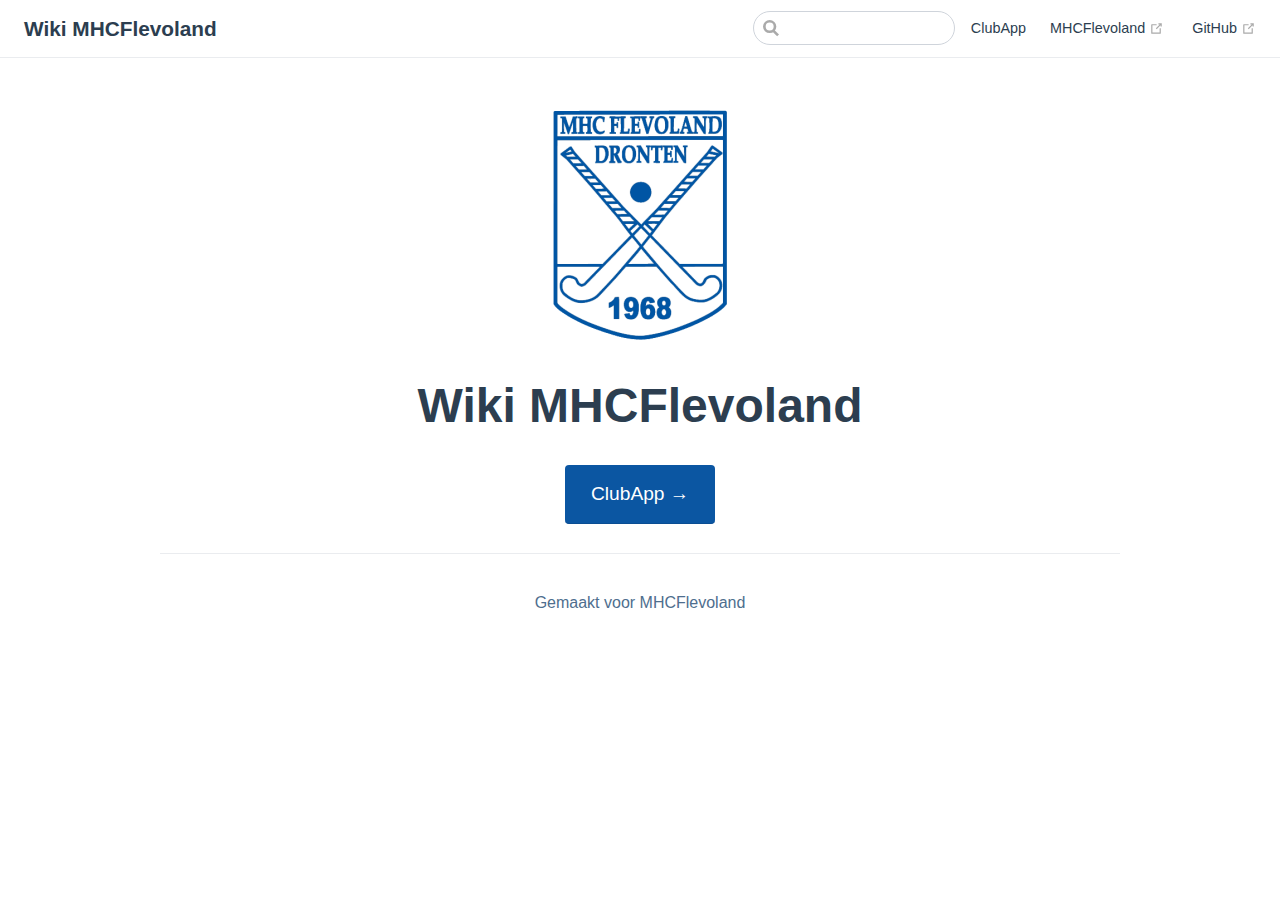
<file: index.html>
<!DOCTYPE html>
<html lang="en-US">
  <head>
    <meta charset="utf-8">
    <meta name="viewport" content="width=device-width,initial-scale=1">
    <title>Wiki MHCFlevoland</title>
    <meta name="generator" content="VuePress 1.9.7">
    
    <meta name="description" content="">
    <meta name="theme-color" content="#3eaf7c">
    <meta name="apple-mobile-web-app-capable" content="yes">
    <meta name="apple-mobile-web-app-status-bar-style" content="black">
    
    <link rel="preload" href="/assets/css/0.styles.59889b62.css" as="style"><link rel="preload" href="/assets/js/app.aa3b8a2b.js" as="script"><link rel="preload" href="/assets/js/2.2defd20b.js" as="script"><link rel="preload" href="/assets/js/14.cead6840.js" as="script"><link rel="prefetch" href="/assets/js/10.96881f01.js"><link rel="prefetch" href="/assets/js/11.f4e6d180.js"><link rel="prefetch" href="/assets/js/12.29a9b0d1.js"><link rel="prefetch" href="/assets/js/13.47fadc17.js"><link rel="prefetch" href="/assets/js/3.7d3400a8.js"><link rel="prefetch" href="/assets/js/4.dae408e6.js"><link rel="prefetch" href="/assets/js/5.dbed5e71.js"><link rel="prefetch" href="/assets/js/6.f2a96706.js"><link rel="prefetch" href="/assets/js/7.28d5a098.js"><link rel="prefetch" href="/assets/js/8.31ff967d.js"><link rel="prefetch" href="/assets/js/9.c89ebd3d.js">
    <link rel="stylesheet" href="/assets/css/0.styles.59889b62.css">
  </head>
  <body>
    <div id="app" data-server-rendered="true"><div class="theme-container no-sidebar"><header class="navbar"><div class="sidebar-button"><svg xmlns="http://www.w3.org/2000/svg" aria-hidden="true" role="img" viewBox="0 0 448 512" class="icon"><path fill="currentColor" d="M436 124H12c-6.627 0-12-5.373-12-12V80c0-6.627 5.373-12 12-12h424c6.627 0 12 5.373 12 12v32c0 6.627-5.373 12-12 12zm0 160H12c-6.627 0-12-5.373-12-12v-32c0-6.627 5.373-12 12-12h424c6.627 0 12 5.373 12 12v32c0 6.627-5.373 12-12 12zm0 160H12c-6.627 0-12-5.373-12-12v-32c0-6.627 5.373-12 12-12h424c6.627 0 12 5.373 12 12v32c0 6.627-5.373 12-12 12z"></path></svg></div> <a href="/" aria-current="page" class="home-link router-link-exact-active router-link-active"><!----> <span class="site-name">Wiki MHCFlevoland</span></a> <div class="links"><div class="search-box"><input aria-label="Search" autocomplete="off" spellcheck="false" value=""> <!----></div> <nav class="nav-links can-hide"><div class="nav-item"><a href="/clubapp/" class="nav-link">
  ClubApp
</a></div><div class="nav-item"><a href="https://MHCFlevoland.nl/" target="_blank" rel="noopener noreferrer" class="nav-link external">
  MHCFlevoland
  <span><svg xmlns="http://www.w3.org/2000/svg" aria-hidden="true" focusable="false" x="0px" y="0px" viewBox="0 0 100 100" width="15" height="15" class="icon outbound"><path fill="currentColor" d="M18.8,85.1h56l0,0c2.2,0,4-1.8,4-4v-32h-8v28h-48v-48h28v-8h-32l0,0c-2.2,0-4,1.8-4,4v56C14.8,83.3,16.6,85.1,18.8,85.1z"></path> <polygon fill="currentColor" points="45.7,48.7 51.3,54.3 77.2,28.5 77.2,37.2 85.2,37.2 85.2,14.9 62.8,14.9 62.8,22.9 71.5,22.9"></polygon></svg> <span class="sr-only">(opens new window)</span></span></a></div> <a href="https://github.com/MHCFlevoland/wiki" target="_blank" rel="noopener noreferrer" class="repo-link">
    GitHub
    <span><svg xmlns="http://www.w3.org/2000/svg" aria-hidden="true" focusable="false" x="0px" y="0px" viewBox="0 0 100 100" width="15" height="15" class="icon outbound"><path fill="currentColor" d="M18.8,85.1h56l0,0c2.2,0,4-1.8,4-4v-32h-8v28h-48v-48h28v-8h-32l0,0c-2.2,0-4,1.8-4,4v56C14.8,83.3,16.6,85.1,18.8,85.1z"></path> <polygon fill="currentColor" points="45.7,48.7 51.3,54.3 77.2,28.5 77.2,37.2 85.2,37.2 85.2,14.9 62.8,14.9 62.8,22.9 71.5,22.9"></polygon></svg> <span class="sr-only">(opens new window)</span></span></a></nav></div></header> <div class="sidebar-mask"></div> <aside class="sidebar"><nav class="nav-links"><div class="nav-item"><a href="/clubapp/" class="nav-link">
  ClubApp
</a></div><div class="nav-item"><a href="https://MHCFlevoland.nl/" target="_blank" rel="noopener noreferrer" class="nav-link external">
  MHCFlevoland
  <span><svg xmlns="http://www.w3.org/2000/svg" aria-hidden="true" focusable="false" x="0px" y="0px" viewBox="0 0 100 100" width="15" height="15" class="icon outbound"><path fill="currentColor" d="M18.8,85.1h56l0,0c2.2,0,4-1.8,4-4v-32h-8v28h-48v-48h28v-8h-32l0,0c-2.2,0-4,1.8-4,4v56C14.8,83.3,16.6,85.1,18.8,85.1z"></path> <polygon fill="currentColor" points="45.7,48.7 51.3,54.3 77.2,28.5 77.2,37.2 85.2,37.2 85.2,14.9 62.8,14.9 62.8,22.9 71.5,22.9"></polygon></svg> <span class="sr-only">(opens new window)</span></span></a></div> <a href="https://github.com/MHCFlevoland/wiki" target="_blank" rel="noopener noreferrer" class="repo-link">
    GitHub
    <span><svg xmlns="http://www.w3.org/2000/svg" aria-hidden="true" focusable="false" x="0px" y="0px" viewBox="0 0 100 100" width="15" height="15" class="icon outbound"><path fill="currentColor" d="M18.8,85.1h56l0,0c2.2,0,4-1.8,4-4v-32h-8v28h-48v-48h28v-8h-32l0,0c-2.2,0-4,1.8-4,4v56C14.8,83.3,16.6,85.1,18.8,85.1z"></path> <polygon fill="currentColor" points="45.7,48.7 51.3,54.3 77.2,28.5 77.2,37.2 85.2,37.2 85.2,14.9 62.8,14.9 62.8,22.9 71.5,22.9"></polygon></svg> <span class="sr-only">(opens new window)</span></span></a></nav>  <!----> </aside> <main aria-labelledby="main-title" class="home"><header class="hero"><img src="/img/mhc-flevoland.png" alt="hero"> <h1 id="main-title">
      Wiki MHCFlevoland
    </h1> <!----> <p class="action"><a href="/clubapp/" class="nav-link action-button">
  ClubApp →
</a></p></header> <!----> <div class="theme-default-content custom content__default"></div> <div class="footer">
    Gemaakt voor MHCFlevoland
  </div></main></div><div class="global-ui"></div></div>
    <script src="/assets/js/app.aa3b8a2b.js" defer></script><script src="/assets/js/2.2defd20b.js" defer></script><script src="/assets/js/14.cead6840.js" defer></script>
  </body>
</html>
</file>
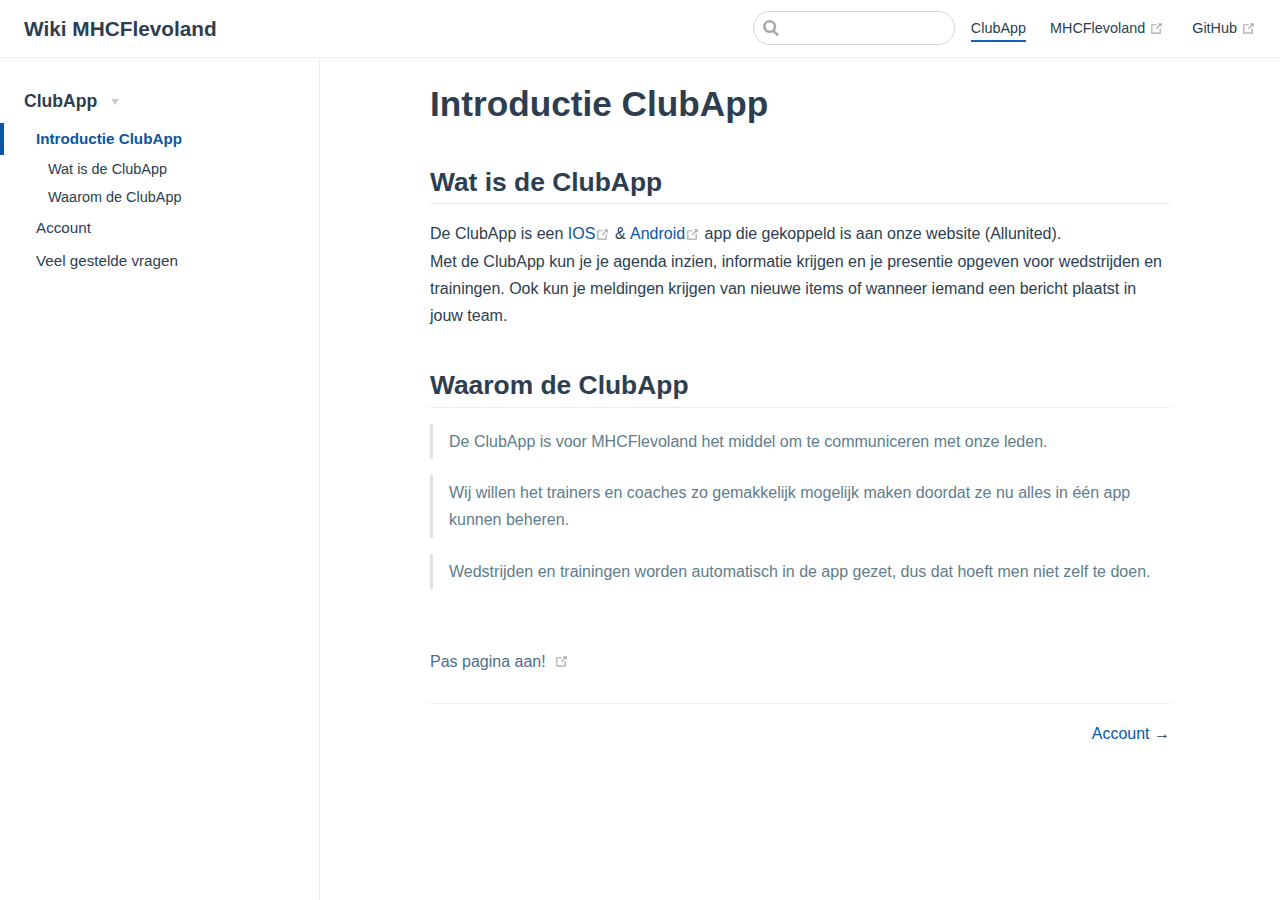
<file: clubapp/index.html>
<!DOCTYPE html>
<html lang="en-US">
  <head>
    <meta charset="utf-8">
    <meta name="viewport" content="width=device-width,initial-scale=1">
    <title>Introductie ClubApp | Wiki MHCFlevoland</title>
    <meta name="generator" content="VuePress 1.9.7">
    
    <meta name="description" content="">
    <meta name="theme-color" content="#3eaf7c">
    <meta name="apple-mobile-web-app-capable" content="yes">
    <meta name="apple-mobile-web-app-status-bar-style" content="black">
    
    <link rel="preload" href="/assets/css/0.styles.59889b62.css" as="style"><link rel="preload" href="/assets/js/app.aa3b8a2b.js" as="script"><link rel="preload" href="/assets/js/2.2defd20b.js" as="script"><link rel="preload" href="/assets/js/10.96881f01.js" as="script"><link rel="prefetch" href="/assets/js/11.f4e6d180.js"><link rel="prefetch" href="/assets/js/12.29a9b0d1.js"><link rel="prefetch" href="/assets/js/13.47fadc17.js"><link rel="prefetch" href="/assets/js/14.cead6840.js"><link rel="prefetch" href="/assets/js/3.7d3400a8.js"><link rel="prefetch" href="/assets/js/4.dae408e6.js"><link rel="prefetch" href="/assets/js/5.dbed5e71.js"><link rel="prefetch" href="/assets/js/6.f2a96706.js"><link rel="prefetch" href="/assets/js/7.28d5a098.js"><link rel="prefetch" href="/assets/js/8.31ff967d.js"><link rel="prefetch" href="/assets/js/9.c89ebd3d.js">
    <link rel="stylesheet" href="/assets/css/0.styles.59889b62.css">
  </head>
  <body>
    <div id="app" data-server-rendered="true"><div class="theme-container"><header class="navbar"><div class="sidebar-button"><svg xmlns="http://www.w3.org/2000/svg" aria-hidden="true" role="img" viewBox="0 0 448 512" class="icon"><path fill="currentColor" d="M436 124H12c-6.627 0-12-5.373-12-12V80c0-6.627 5.373-12 12-12h424c6.627 0 12 5.373 12 12v32c0 6.627-5.373 12-12 12zm0 160H12c-6.627 0-12-5.373-12-12v-32c0-6.627 5.373-12 12-12h424c6.627 0 12 5.373 12 12v32c0 6.627-5.373 12-12 12zm0 160H12c-6.627 0-12-5.373-12-12v-32c0-6.627 5.373-12 12-12h424c6.627 0 12 5.373 12 12v32c0 6.627-5.373 12-12 12z"></path></svg></div> <a href="/" class="home-link router-link-active"><!----> <span class="site-name">Wiki MHCFlevoland</span></a> <div class="links"><div class="search-box"><input aria-label="Search" autocomplete="off" spellcheck="false" value=""> <!----></div> <nav class="nav-links can-hide"><div class="nav-item"><a href="/clubapp/" aria-current="page" class="nav-link router-link-exact-active router-link-active">
  ClubApp
</a></div><div class="nav-item"><a href="https://MHCFlevoland.nl/" target="_blank" rel="noopener noreferrer" class="nav-link external">
  MHCFlevoland
  <span><svg xmlns="http://www.w3.org/2000/svg" aria-hidden="true" focusable="false" x="0px" y="0px" viewBox="0 0 100 100" width="15" height="15" class="icon outbound"><path fill="currentColor" d="M18.8,85.1h56l0,0c2.2,0,4-1.8,4-4v-32h-8v28h-48v-48h28v-8h-32l0,0c-2.2,0-4,1.8-4,4v56C14.8,83.3,16.6,85.1,18.8,85.1z"></path> <polygon fill="currentColor" points="45.7,48.7 51.3,54.3 77.2,28.5 77.2,37.2 85.2,37.2 85.2,14.9 62.8,14.9 62.8,22.9 71.5,22.9"></polygon></svg> <span class="sr-only">(opens new window)</span></span></a></div> <a href="https://github.com/MHCFlevoland/wiki" target="_blank" rel="noopener noreferrer" class="repo-link">
    GitHub
    <span><svg xmlns="http://www.w3.org/2000/svg" aria-hidden="true" focusable="false" x="0px" y="0px" viewBox="0 0 100 100" width="15" height="15" class="icon outbound"><path fill="currentColor" d="M18.8,85.1h56l0,0c2.2,0,4-1.8,4-4v-32h-8v28h-48v-48h28v-8h-32l0,0c-2.2,0-4,1.8-4,4v56C14.8,83.3,16.6,85.1,18.8,85.1z"></path> <polygon fill="currentColor" points="45.7,48.7 51.3,54.3 77.2,28.5 77.2,37.2 85.2,37.2 85.2,14.9 62.8,14.9 62.8,22.9 71.5,22.9"></polygon></svg> <span class="sr-only">(opens new window)</span></span></a></nav></div></header> <div class="sidebar-mask"></div> <aside class="sidebar"><nav class="nav-links"><div class="nav-item"><a href="/clubapp/" aria-current="page" class="nav-link router-link-exact-active router-link-active">
  ClubApp
</a></div><div class="nav-item"><a href="https://MHCFlevoland.nl/" target="_blank" rel="noopener noreferrer" class="nav-link external">
  MHCFlevoland
  <span><svg xmlns="http://www.w3.org/2000/svg" aria-hidden="true" focusable="false" x="0px" y="0px" viewBox="0 0 100 100" width="15" height="15" class="icon outbound"><path fill="currentColor" d="M18.8,85.1h56l0,0c2.2,0,4-1.8,4-4v-32h-8v28h-48v-48h28v-8h-32l0,0c-2.2,0-4,1.8-4,4v56C14.8,83.3,16.6,85.1,18.8,85.1z"></path> <polygon fill="currentColor" points="45.7,48.7 51.3,54.3 77.2,28.5 77.2,37.2 85.2,37.2 85.2,14.9 62.8,14.9 62.8,22.9 71.5,22.9"></polygon></svg> <span class="sr-only">(opens new window)</span></span></a></div> <a href="https://github.com/MHCFlevoland/wiki" target="_blank" rel="noopener noreferrer" class="repo-link">
    GitHub
    <span><svg xmlns="http://www.w3.org/2000/svg" aria-hidden="true" focusable="false" x="0px" y="0px" viewBox="0 0 100 100" width="15" height="15" class="icon outbound"><path fill="currentColor" d="M18.8,85.1h56l0,0c2.2,0,4-1.8,4-4v-32h-8v28h-48v-48h28v-8h-32l0,0c-2.2,0-4,1.8-4,4v56C14.8,83.3,16.6,85.1,18.8,85.1z"></path> <polygon fill="currentColor" points="45.7,48.7 51.3,54.3 77.2,28.5 77.2,37.2 85.2,37.2 85.2,14.9 62.8,14.9 62.8,22.9 71.5,22.9"></polygon></svg> <span class="sr-only">(opens new window)</span></span></a></nav>  <ul class="sidebar-links"><li><section class="sidebar-group collapsable depth-0"><p class="sidebar-heading open"><span>ClubApp</span> <span class="arrow down"></span></p> <ul class="sidebar-links sidebar-group-items"><li><a href="/clubapp/" aria-current="page" class="active sidebar-link">Introductie ClubApp</a><ul class="sidebar-sub-headers"><li class="sidebar-sub-header"><a href="/clubapp/#wat-is-de-clubapp" class="sidebar-link">Wat is de ClubApp</a></li><li class="sidebar-sub-header"><a href="/clubapp/#waarom-de-clubapp" class="sidebar-link">Waarom de ClubApp</a></li></ul></li><li><a href="/clubapp/account.html" class="sidebar-link">Account</a></li><li><a href="/clubapp/faq.html" class="sidebar-link">Veel gestelde vragen</a></li></ul></section></li></ul> </aside> <main class="page"> <div class="theme-default-content content__default"><h1 id="introductie-clubapp"><a href="#introductie-clubapp" class="header-anchor">#</a> Introductie ClubApp</h1> <h2 id="wat-is-de-clubapp"><a href="#wat-is-de-clubapp" class="header-anchor">#</a> Wat is de ClubApp</h2> <p>De ClubApp is een <a href="https://apps.apple.com/nl/app/clubapp/id1136583337" target="_blank" rel="noopener noreferrer">IOS<span><svg xmlns="http://www.w3.org/2000/svg" aria-hidden="true" focusable="false" x="0px" y="0px" viewBox="0 0 100 100" width="15" height="15" class="icon outbound"><path fill="currentColor" d="M18.8,85.1h56l0,0c2.2,0,4-1.8,4-4v-32h-8v28h-48v-48h28v-8h-32l0,0c-2.2,0-4,1.8-4,4v56C14.8,83.3,16.6,85.1,18.8,85.1z"></path> <polygon fill="currentColor" points="45.7,48.7 51.3,54.3 77.2,28.5 77.2,37.2 85.2,37.2 85.2,14.9 62.8,14.9 62.8,22.9 71.5,22.9"></polygon></svg> <span class="sr-only">(opens new window)</span></span></a> &amp; <a href="https://play.google.com/store/apps/details?id=nl.tizin.socie.tennis&amp;gl=NL" target="_blank" rel="noopener noreferrer">Android<span><svg xmlns="http://www.w3.org/2000/svg" aria-hidden="true" focusable="false" x="0px" y="0px" viewBox="0 0 100 100" width="15" height="15" class="icon outbound"><path fill="currentColor" d="M18.8,85.1h56l0,0c2.2,0,4-1.8,4-4v-32h-8v28h-48v-48h28v-8h-32l0,0c-2.2,0-4,1.8-4,4v56C14.8,83.3,16.6,85.1,18.8,85.1z"></path> <polygon fill="currentColor" points="45.7,48.7 51.3,54.3 77.2,28.5 77.2,37.2 85.2,37.2 85.2,14.9 62.8,14.9 62.8,22.9 71.5,22.9"></polygon></svg> <span class="sr-only">(opens new window)</span></span></a> app die gekoppeld is aan onze website (Allunited).
<br>
Met de ClubApp kun je je agenda inzien, informatie krijgen en je presentie opgeven voor wedstrijden en trainingen. Ook kun je meldingen krijgen van nieuwe items of wanneer iemand een bericht plaatst in jouw team.</p> <h2 id="waarom-de-clubapp"><a href="#waarom-de-clubapp" class="header-anchor">#</a> Waarom de ClubApp</h2> <blockquote><p>De ClubApp is voor MHCFlevoland het middel om te communiceren met onze leden.</p></blockquote> <blockquote><p>Wij willen het trainers en coaches zo gemakkelijk mogelijk maken doordat ze nu alles in één app kunnen beheren.</p></blockquote> <blockquote><p>Wedstrijden en trainingen worden automatisch in de app gezet, dus dat hoeft men niet zelf te doen.</p></blockquote></div> <footer class="page-edit"><div class="edit-link"><a href="https://github.com/MHCFlevoland/wiki/edit/master//src/clubapp/README.md" target="_blank" rel="noopener noreferrer">Pas pagina aan!</a> <span><svg xmlns="http://www.w3.org/2000/svg" aria-hidden="true" focusable="false" x="0px" y="0px" viewBox="0 0 100 100" width="15" height="15" class="icon outbound"><path fill="currentColor" d="M18.8,85.1h56l0,0c2.2,0,4-1.8,4-4v-32h-8v28h-48v-48h28v-8h-32l0,0c-2.2,0-4,1.8-4,4v56C14.8,83.3,16.6,85.1,18.8,85.1z"></path> <polygon fill="currentColor" points="45.7,48.7 51.3,54.3 77.2,28.5 77.2,37.2 85.2,37.2 85.2,14.9 62.8,14.9 62.8,22.9 71.5,22.9"></polygon></svg> <span class="sr-only">(opens new window)</span></span></div> <!----></footer> <div class="page-nav"><p class="inner"><!----> <span class="next"><a href="/clubapp/account.html">
        Account
      </a>
      →
    </span></p></div> </main></div><div class="global-ui"></div></div>
    <script src="/assets/js/app.aa3b8a2b.js" defer></script><script src="/assets/js/2.2defd20b.js" defer></script><script src="/assets/js/10.96881f01.js" defer></script>
  </body>
</html>
</file>
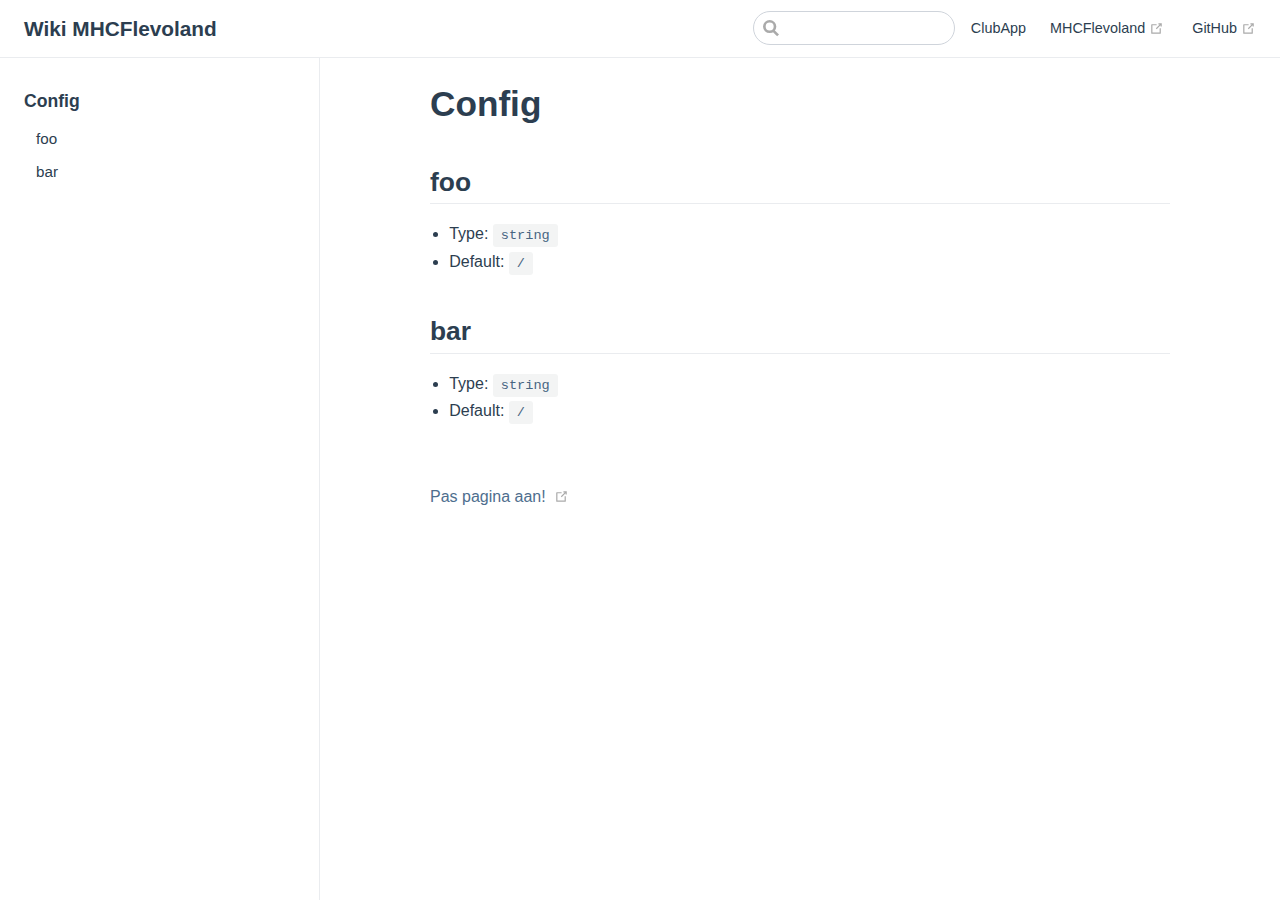
<file: config/index.html>
<!DOCTYPE html>
<html lang="en-US">
  <head>
    <meta charset="utf-8">
    <meta name="viewport" content="width=device-width,initial-scale=1">
    <title>Config | Wiki MHCFlevoland</title>
    <meta name="generator" content="VuePress 1.9.7">
    
    <meta name="description" content="">
    <meta name="theme-color" content="#3eaf7c">
    <meta name="apple-mobile-web-app-capable" content="yes">
    <meta name="apple-mobile-web-app-status-bar-style" content="black">
    
    <link rel="preload" href="/assets/css/0.styles.59889b62.css" as="style"><link rel="preload" href="/assets/js/app.aa3b8a2b.js" as="script"><link rel="preload" href="/assets/js/2.2defd20b.js" as="script"><link rel="preload" href="/assets/js/13.47fadc17.js" as="script"><link rel="prefetch" href="/assets/js/10.96881f01.js"><link rel="prefetch" href="/assets/js/11.f4e6d180.js"><link rel="prefetch" href="/assets/js/12.29a9b0d1.js"><link rel="prefetch" href="/assets/js/14.cead6840.js"><link rel="prefetch" href="/assets/js/3.7d3400a8.js"><link rel="prefetch" href="/assets/js/4.dae408e6.js"><link rel="prefetch" href="/assets/js/5.dbed5e71.js"><link rel="prefetch" href="/assets/js/6.f2a96706.js"><link rel="prefetch" href="/assets/js/7.28d5a098.js"><link rel="prefetch" href="/assets/js/8.31ff967d.js"><link rel="prefetch" href="/assets/js/9.c89ebd3d.js">
    <link rel="stylesheet" href="/assets/css/0.styles.59889b62.css">
  </head>
  <body>
    <div id="app" data-server-rendered="true"><div class="theme-container"><header class="navbar"><div class="sidebar-button"><svg xmlns="http://www.w3.org/2000/svg" aria-hidden="true" role="img" viewBox="0 0 448 512" class="icon"><path fill="currentColor" d="M436 124H12c-6.627 0-12-5.373-12-12V80c0-6.627 5.373-12 12-12h424c6.627 0 12 5.373 12 12v32c0 6.627-5.373 12-12 12zm0 160H12c-6.627 0-12-5.373-12-12v-32c0-6.627 5.373-12 12-12h424c6.627 0 12 5.373 12 12v32c0 6.627-5.373 12-12 12zm0 160H12c-6.627 0-12-5.373-12-12v-32c0-6.627 5.373-12 12-12h424c6.627 0 12 5.373 12 12v32c0 6.627-5.373 12-12 12z"></path></svg></div> <a href="/" class="home-link router-link-active"><!----> <span class="site-name">Wiki MHCFlevoland</span></a> <div class="links"><div class="search-box"><input aria-label="Search" autocomplete="off" spellcheck="false" value=""> <!----></div> <nav class="nav-links can-hide"><div class="nav-item"><a href="/clubapp/" class="nav-link">
  ClubApp
</a></div><div class="nav-item"><a href="https://MHCFlevoland.nl/" target="_blank" rel="noopener noreferrer" class="nav-link external">
  MHCFlevoland
  <span><svg xmlns="http://www.w3.org/2000/svg" aria-hidden="true" focusable="false" x="0px" y="0px" viewBox="0 0 100 100" width="15" height="15" class="icon outbound"><path fill="currentColor" d="M18.8,85.1h56l0,0c2.2,0,4-1.8,4-4v-32h-8v28h-48v-48h28v-8h-32l0,0c-2.2,0-4,1.8-4,4v56C14.8,83.3,16.6,85.1,18.8,85.1z"></path> <polygon fill="currentColor" points="45.7,48.7 51.3,54.3 77.2,28.5 77.2,37.2 85.2,37.2 85.2,14.9 62.8,14.9 62.8,22.9 71.5,22.9"></polygon></svg> <span class="sr-only">(opens new window)</span></span></a></div> <a href="https://github.com/MHCFlevoland/wiki" target="_blank" rel="noopener noreferrer" class="repo-link">
    GitHub
    <span><svg xmlns="http://www.w3.org/2000/svg" aria-hidden="true" focusable="false" x="0px" y="0px" viewBox="0 0 100 100" width="15" height="15" class="icon outbound"><path fill="currentColor" d="M18.8,85.1h56l0,0c2.2,0,4-1.8,4-4v-32h-8v28h-48v-48h28v-8h-32l0,0c-2.2,0-4,1.8-4,4v56C14.8,83.3,16.6,85.1,18.8,85.1z"></path> <polygon fill="currentColor" points="45.7,48.7 51.3,54.3 77.2,28.5 77.2,37.2 85.2,37.2 85.2,14.9 62.8,14.9 62.8,22.9 71.5,22.9"></polygon></svg> <span class="sr-only">(opens new window)</span></span></a></nav></div></header> <div class="sidebar-mask"></div> <aside class="sidebar"><nav class="nav-links"><div class="nav-item"><a href="/clubapp/" class="nav-link">
  ClubApp
</a></div><div class="nav-item"><a href="https://MHCFlevoland.nl/" target="_blank" rel="noopener noreferrer" class="nav-link external">
  MHCFlevoland
  <span><svg xmlns="http://www.w3.org/2000/svg" aria-hidden="true" focusable="false" x="0px" y="0px" viewBox="0 0 100 100" width="15" height="15" class="icon outbound"><path fill="currentColor" d="M18.8,85.1h56l0,0c2.2,0,4-1.8,4-4v-32h-8v28h-48v-48h28v-8h-32l0,0c-2.2,0-4,1.8-4,4v56C14.8,83.3,16.6,85.1,18.8,85.1z"></path> <polygon fill="currentColor" points="45.7,48.7 51.3,54.3 77.2,28.5 77.2,37.2 85.2,37.2 85.2,14.9 62.8,14.9 62.8,22.9 71.5,22.9"></polygon></svg> <span class="sr-only">(opens new window)</span></span></a></div> <a href="https://github.com/MHCFlevoland/wiki" target="_blank" rel="noopener noreferrer" class="repo-link">
    GitHub
    <span><svg xmlns="http://www.w3.org/2000/svg" aria-hidden="true" focusable="false" x="0px" y="0px" viewBox="0 0 100 100" width="15" height="15" class="icon outbound"><path fill="currentColor" d="M18.8,85.1h56l0,0c2.2,0,4-1.8,4-4v-32h-8v28h-48v-48h28v-8h-32l0,0c-2.2,0-4,1.8-4,4v56C14.8,83.3,16.6,85.1,18.8,85.1z"></path> <polygon fill="currentColor" points="45.7,48.7 51.3,54.3 77.2,28.5 77.2,37.2 85.2,37.2 85.2,14.9 62.8,14.9 62.8,22.9 71.5,22.9"></polygon></svg> <span class="sr-only">(opens new window)</span></span></a></nav>  <ul class="sidebar-links"><li><section class="sidebar-group depth-0"><p class="sidebar-heading open"><span>Config</span> <!----></p> <ul class="sidebar-links sidebar-group-items"><li><a href="/config/#foo" class="sidebar-link">foo</a><ul class="sidebar-sub-headers"></ul></li><li><a href="/config/#bar" class="sidebar-link">bar</a><ul class="sidebar-sub-headers"></ul></li></ul></section></li></ul> </aside> <main class="page"> <div class="theme-default-content content__default"><h1 id="config"><a href="#config" class="header-anchor">#</a> Config</h1> <h2 id="foo"><a href="#foo" class="header-anchor">#</a> foo</h2> <ul><li>Type: <code>string</code></li> <li>Default: <code>/</code></li></ul> <h2 id="bar"><a href="#bar" class="header-anchor">#</a> bar</h2> <ul><li>Type: <code>string</code></li> <li>Default: <code>/</code></li></ul></div> <footer class="page-edit"><div class="edit-link"><a href="https://github.com/MHCFlevoland/wiki/edit/master//src/config/README.md" target="_blank" rel="noopener noreferrer">Pas pagina aan!</a> <span><svg xmlns="http://www.w3.org/2000/svg" aria-hidden="true" focusable="false" x="0px" y="0px" viewBox="0 0 100 100" width="15" height="15" class="icon outbound"><path fill="currentColor" d="M18.8,85.1h56l0,0c2.2,0,4-1.8,4-4v-32h-8v28h-48v-48h28v-8h-32l0,0c-2.2,0-4,1.8-4,4v56C14.8,83.3,16.6,85.1,18.8,85.1z"></path> <polygon fill="currentColor" points="45.7,48.7 51.3,54.3 77.2,28.5 77.2,37.2 85.2,37.2 85.2,14.9 62.8,14.9 62.8,22.9 71.5,22.9"></polygon></svg> <span class="sr-only">(opens new window)</span></span></div> <!----></footer> <!----> </main></div><div class="global-ui"></div></div>
    <script src="/assets/js/app.aa3b8a2b.js" defer></script><script src="/assets/js/2.2defd20b.js" defer></script><script src="/assets/js/13.47fadc17.js" defer></script>
  </body>
</html>
</file>
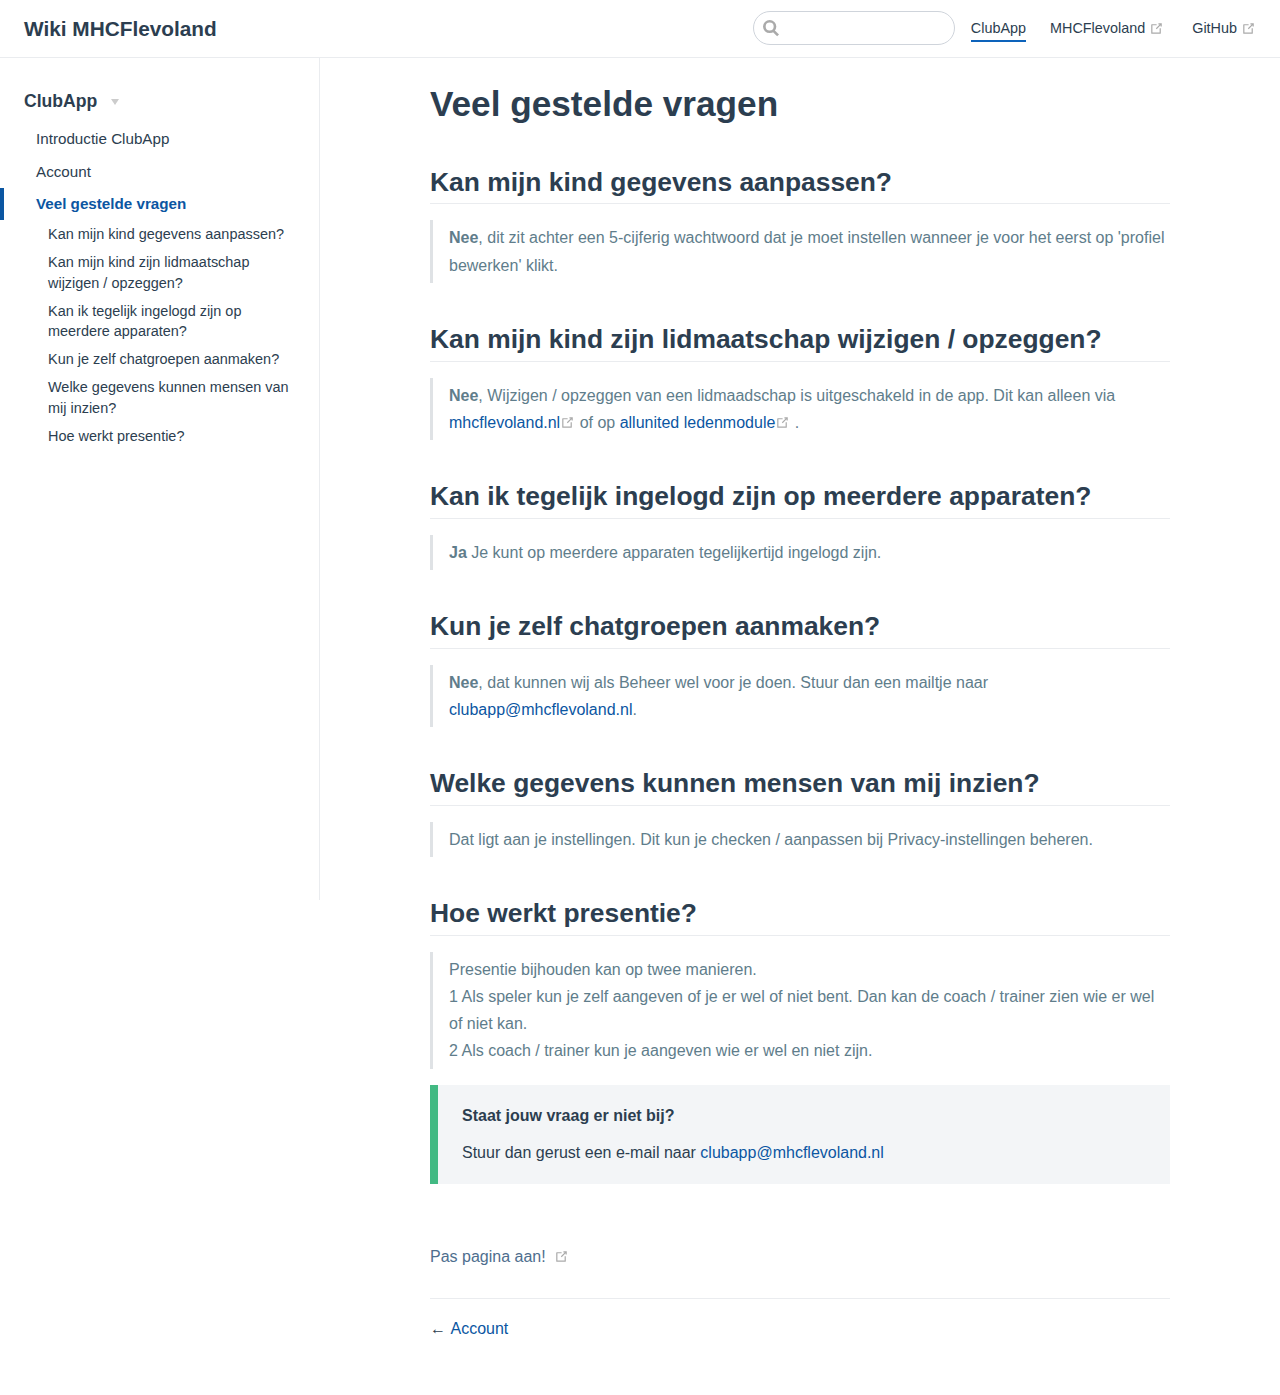
<file: clubapp/faq.html>
<!DOCTYPE html>
<html lang="en-US">
  <head>
    <meta charset="utf-8">
    <meta name="viewport" content="width=device-width,initial-scale=1">
    <title>Veel gestelde vragen | Wiki MHCFlevoland</title>
    <meta name="generator" content="VuePress 1.9.7">
    
    <meta name="description" content="">
    <meta name="theme-color" content="#3eaf7c">
    <meta name="apple-mobile-web-app-capable" content="yes">
    <meta name="apple-mobile-web-app-status-bar-style" content="black">
    
    <link rel="preload" href="/assets/css/0.styles.59889b62.css" as="style"><link rel="preload" href="/assets/js/app.aa3b8a2b.js" as="script"><link rel="preload" href="/assets/js/2.2defd20b.js" as="script"><link rel="preload" href="/assets/js/12.29a9b0d1.js" as="script"><link rel="prefetch" href="/assets/js/10.96881f01.js"><link rel="prefetch" href="/assets/js/11.f4e6d180.js"><link rel="prefetch" href="/assets/js/13.47fadc17.js"><link rel="prefetch" href="/assets/js/14.cead6840.js"><link rel="prefetch" href="/assets/js/3.7d3400a8.js"><link rel="prefetch" href="/assets/js/4.dae408e6.js"><link rel="prefetch" href="/assets/js/5.dbed5e71.js"><link rel="prefetch" href="/assets/js/6.f2a96706.js"><link rel="prefetch" href="/assets/js/7.28d5a098.js"><link rel="prefetch" href="/assets/js/8.31ff967d.js"><link rel="prefetch" href="/assets/js/9.c89ebd3d.js">
    <link rel="stylesheet" href="/assets/css/0.styles.59889b62.css">
  </head>
  <body>
    <div id="app" data-server-rendered="true"><div class="theme-container"><header class="navbar"><div class="sidebar-button"><svg xmlns="http://www.w3.org/2000/svg" aria-hidden="true" role="img" viewBox="0 0 448 512" class="icon"><path fill="currentColor" d="M436 124H12c-6.627 0-12-5.373-12-12V80c0-6.627 5.373-12 12-12h424c6.627 0 12 5.373 12 12v32c0 6.627-5.373 12-12 12zm0 160H12c-6.627 0-12-5.373-12-12v-32c0-6.627 5.373-12 12-12h424c6.627 0 12 5.373 12 12v32c0 6.627-5.373 12-12 12zm0 160H12c-6.627 0-12-5.373-12-12v-32c0-6.627 5.373-12 12-12h424c6.627 0 12 5.373 12 12v32c0 6.627-5.373 12-12 12z"></path></svg></div> <a href="/" class="home-link router-link-active"><!----> <span class="site-name">Wiki MHCFlevoland</span></a> <div class="links"><div class="search-box"><input aria-label="Search" autocomplete="off" spellcheck="false" value=""> <!----></div> <nav class="nav-links can-hide"><div class="nav-item"><a href="/clubapp/" class="nav-link router-link-active">
  ClubApp
</a></div><div class="nav-item"><a href="https://MHCFlevoland.nl/" target="_blank" rel="noopener noreferrer" class="nav-link external">
  MHCFlevoland
  <span><svg xmlns="http://www.w3.org/2000/svg" aria-hidden="true" focusable="false" x="0px" y="0px" viewBox="0 0 100 100" width="15" height="15" class="icon outbound"><path fill="currentColor" d="M18.8,85.1h56l0,0c2.2,0,4-1.8,4-4v-32h-8v28h-48v-48h28v-8h-32l0,0c-2.2,0-4,1.8-4,4v56C14.8,83.3,16.6,85.1,18.8,85.1z"></path> <polygon fill="currentColor" points="45.7,48.7 51.3,54.3 77.2,28.5 77.2,37.2 85.2,37.2 85.2,14.9 62.8,14.9 62.8,22.9 71.5,22.9"></polygon></svg> <span class="sr-only">(opens new window)</span></span></a></div> <a href="https://github.com/MHCFlevoland/wiki" target="_blank" rel="noopener noreferrer" class="repo-link">
    GitHub
    <span><svg xmlns="http://www.w3.org/2000/svg" aria-hidden="true" focusable="false" x="0px" y="0px" viewBox="0 0 100 100" width="15" height="15" class="icon outbound"><path fill="currentColor" d="M18.8,85.1h56l0,0c2.2,0,4-1.8,4-4v-32h-8v28h-48v-48h28v-8h-32l0,0c-2.2,0-4,1.8-4,4v56C14.8,83.3,16.6,85.1,18.8,85.1z"></path> <polygon fill="currentColor" points="45.7,48.7 51.3,54.3 77.2,28.5 77.2,37.2 85.2,37.2 85.2,14.9 62.8,14.9 62.8,22.9 71.5,22.9"></polygon></svg> <span class="sr-only">(opens new window)</span></span></a></nav></div></header> <div class="sidebar-mask"></div> <aside class="sidebar"><nav class="nav-links"><div class="nav-item"><a href="/clubapp/" class="nav-link router-link-active">
  ClubApp
</a></div><div class="nav-item"><a href="https://MHCFlevoland.nl/" target="_blank" rel="noopener noreferrer" class="nav-link external">
  MHCFlevoland
  <span><svg xmlns="http://www.w3.org/2000/svg" aria-hidden="true" focusable="false" x="0px" y="0px" viewBox="0 0 100 100" width="15" height="15" class="icon outbound"><path fill="currentColor" d="M18.8,85.1h56l0,0c2.2,0,4-1.8,4-4v-32h-8v28h-48v-48h28v-8h-32l0,0c-2.2,0-4,1.8-4,4v56C14.8,83.3,16.6,85.1,18.8,85.1z"></path> <polygon fill="currentColor" points="45.7,48.7 51.3,54.3 77.2,28.5 77.2,37.2 85.2,37.2 85.2,14.9 62.8,14.9 62.8,22.9 71.5,22.9"></polygon></svg> <span class="sr-only">(opens new window)</span></span></a></div> <a href="https://github.com/MHCFlevoland/wiki" target="_blank" rel="noopener noreferrer" class="repo-link">
    GitHub
    <span><svg xmlns="http://www.w3.org/2000/svg" aria-hidden="true" focusable="false" x="0px" y="0px" viewBox="0 0 100 100" width="15" height="15" class="icon outbound"><path fill="currentColor" d="M18.8,85.1h56l0,0c2.2,0,4-1.8,4-4v-32h-8v28h-48v-48h28v-8h-32l0,0c-2.2,0-4,1.8-4,4v56C14.8,83.3,16.6,85.1,18.8,85.1z"></path> <polygon fill="currentColor" points="45.7,48.7 51.3,54.3 77.2,28.5 77.2,37.2 85.2,37.2 85.2,14.9 62.8,14.9 62.8,22.9 71.5,22.9"></polygon></svg> <span class="sr-only">(opens new window)</span></span></a></nav>  <ul class="sidebar-links"><li><section class="sidebar-group collapsable depth-0"><p class="sidebar-heading open"><span>ClubApp</span> <span class="arrow down"></span></p> <ul class="sidebar-links sidebar-group-items"><li><a href="/clubapp/" aria-current="page" class="sidebar-link">Introductie ClubApp</a></li><li><a href="/clubapp/account.html" class="sidebar-link">Account</a></li><li><a href="/clubapp/faq.html" aria-current="page" class="active sidebar-link">Veel gestelde vragen</a><ul class="sidebar-sub-headers"><li class="sidebar-sub-header"><a href="/clubapp/faq.html#kan-mijn-kind-gegevens-aanpassen" class="sidebar-link">Kan mijn kind gegevens aanpassen?</a></li><li class="sidebar-sub-header"><a href="/clubapp/faq.html#kan-mijn-kind-zijn-lidmaatschap-wijzigen-opzeggen" class="sidebar-link">Kan mijn kind zijn lidmaatschap wijzigen / opzeggen?</a></li><li class="sidebar-sub-header"><a href="/clubapp/faq.html#kan-ik-tegelijk-ingelogd-zijn-op-meerdere-apparaten" class="sidebar-link">Kan ik tegelijk ingelogd zijn op meerdere apparaten?</a></li><li class="sidebar-sub-header"><a href="/clubapp/faq.html#kun-je-zelf-chatgroepen-aanmaken" class="sidebar-link">Kun je zelf chatgroepen aanmaken?</a></li><li class="sidebar-sub-header"><a href="/clubapp/faq.html#welke-gegevens-kunnen-mensen-van-mij-inzien" class="sidebar-link">Welke gegevens kunnen mensen van mij inzien?</a></li><li class="sidebar-sub-header"><a href="/clubapp/faq.html#hoe-werkt-presentie" class="sidebar-link">Hoe werkt presentie?</a></li></ul></li></ul></section></li></ul> </aside> <main class="page"> <div class="theme-default-content content__default"><h1 id="veel-gestelde-vragen"><a href="#veel-gestelde-vragen" class="header-anchor">#</a> Veel gestelde vragen</h1> <h2 id="kan-mijn-kind-gegevens-aanpassen"><a href="#kan-mijn-kind-gegevens-aanpassen" class="header-anchor">#</a> Kan mijn kind gegevens aanpassen?</h2> <blockquote><p><strong>Nee</strong>, dit zit achter een 5-cijferig wachtwoord dat je moet instellen wanneer je voor het eerst op 'profiel bewerken' klikt.</p></blockquote> <h2 id="kan-mijn-kind-zijn-lidmaatschap-wijzigen-opzeggen"><a href="#kan-mijn-kind-zijn-lidmaatschap-wijzigen-opzeggen" class="header-anchor">#</a> Kan mijn kind zijn lidmaatschap wijzigen / opzeggen?</h2> <blockquote><p><strong>Nee</strong>, Wijzigen / opzeggen van een lidmaadschap is uitgeschakeld in de app. Dit kan alleen via <a href="http://mhcflevoland.nl" target="_blank" rel="noopener noreferrer">mhcflevoland.nl<span><svg xmlns="http://www.w3.org/2000/svg" aria-hidden="true" focusable="false" x="0px" y="0px" viewBox="0 0 100 100" width="15" height="15" class="icon outbound"><path fill="currentColor" d="M18.8,85.1h56l0,0c2.2,0,4-1.8,4-4v-32h-8v28h-48v-48h28v-8h-32l0,0c-2.2,0-4,1.8-4,4v56C14.8,83.3,16.6,85.1,18.8,85.1z"></path> <polygon fill="currentColor" points="45.7,48.7 51.3,54.3 77.2,28.5 77.2,37.2 85.2,37.2 85.2,14.9 62.8,14.9 62.8,22.9 71.5,22.9"></polygon></svg> <span class="sr-only">(opens new window)</span></span></a> of op <a href="https://pr01.allunited.nl" target="_blank" rel="noopener noreferrer">allunited ledenmodule<span><svg xmlns="http://www.w3.org/2000/svg" aria-hidden="true" focusable="false" x="0px" y="0px" viewBox="0 0 100 100" width="15" height="15" class="icon outbound"><path fill="currentColor" d="M18.8,85.1h56l0,0c2.2,0,4-1.8,4-4v-32h-8v28h-48v-48h28v-8h-32l0,0c-2.2,0-4,1.8-4,4v56C14.8,83.3,16.6,85.1,18.8,85.1z"></path> <polygon fill="currentColor" points="45.7,48.7 51.3,54.3 77.2,28.5 77.2,37.2 85.2,37.2 85.2,14.9 62.8,14.9 62.8,22.9 71.5,22.9"></polygon></svg> <span class="sr-only">(opens new window)</span></span></a>.</p></blockquote> <h2 id="kan-ik-tegelijk-ingelogd-zijn-op-meerdere-apparaten"><a href="#kan-ik-tegelijk-ingelogd-zijn-op-meerdere-apparaten" class="header-anchor">#</a> Kan ik tegelijk ingelogd zijn op meerdere apparaten?</h2> <blockquote><p><strong>Ja</strong> Je kunt op meerdere apparaten tegelijkertijd ingelogd zijn.</p></blockquote> <h2 id="kun-je-zelf-chatgroepen-aanmaken"><a href="#kun-je-zelf-chatgroepen-aanmaken" class="header-anchor">#</a> Kun je zelf chatgroepen aanmaken?</h2> <blockquote><p><strong>Nee</strong>, dat kunnen wij als Beheer wel voor je doen. Stuur dan een mailtje naar <a href="mailto:clubapp@mhcflevoland.nl">clubapp@mhcflevoland.nl</a>.</p></blockquote> <h2 id="welke-gegevens-kunnen-mensen-van-mij-inzien"><a href="#welke-gegevens-kunnen-mensen-van-mij-inzien" class="header-anchor">#</a> Welke gegevens kunnen mensen van mij inzien?</h2> <blockquote><p>Dat ligt aan je instellingen. Dit kun je checken / aanpassen bij Privacy-instellingen beheren.</p></blockquote> <h2 id="hoe-werkt-presentie"><a href="#hoe-werkt-presentie" class="header-anchor">#</a> Hoe werkt presentie?</h2> <blockquote><p>Presentie bijhouden kan op twee manieren. <br>
1 Als speler kun je zelf aangeven of je er wel of niet bent.
Dan kan de coach / trainer zien wie er wel of niet kan.<br>
2 Als coach / trainer kun je aangeven wie er wel en niet zijn.</p></blockquote> <div class="custom-block tip"><p class="custom-block-title">Staat jouw vraag er niet bij?</p> <p>Stuur dan gerust een e-mail naar <a href="mailto:clubapp@mhcflevoland.nl">clubapp@mhcflevoland.nl</a></p></div></div> <footer class="page-edit"><div class="edit-link"><a href="https://github.com/MHCFlevoland/wiki/edit/master//src/clubapp/faq.md" target="_blank" rel="noopener noreferrer">Pas pagina aan!</a> <span><svg xmlns="http://www.w3.org/2000/svg" aria-hidden="true" focusable="false" x="0px" y="0px" viewBox="0 0 100 100" width="15" height="15" class="icon outbound"><path fill="currentColor" d="M18.8,85.1h56l0,0c2.2,0,4-1.8,4-4v-32h-8v28h-48v-48h28v-8h-32l0,0c-2.2,0-4,1.8-4,4v56C14.8,83.3,16.6,85.1,18.8,85.1z"></path> <polygon fill="currentColor" points="45.7,48.7 51.3,54.3 77.2,28.5 77.2,37.2 85.2,37.2 85.2,14.9 62.8,14.9 62.8,22.9 71.5,22.9"></polygon></svg> <span class="sr-only">(opens new window)</span></span></div> <!----></footer> <div class="page-nav"><p class="inner"><span class="prev">
      ←
      <a href="/clubapp/account.html" class="prev">
        Account
      </a></span> <!----></p></div> </main></div><div class="global-ui"></div></div>
    <script src="/assets/js/app.aa3b8a2b.js" defer></script><script src="/assets/js/2.2defd20b.js" defer></script><script src="/assets/js/12.29a9b0d1.js" defer></script>
  </body>
</html>
</file>
<file: assets/css/0.styles.59889b62.css>
code[class*=language-],pre[class*=language-]{color:#ccc;background:none;font-family:Consolas,Monaco,Andale Mono,Ubuntu Mono,monospace;font-size:1em;text-align:left;white-space:pre;word-spacing:normal;word-break:normal;word-wrap:normal;line-height:1.5;-moz-tab-size:4;-o-tab-size:4;tab-size:4;-webkit-hyphens:none;hyphens:none}pre[class*=language-]{padding:1em;margin:.5em 0;overflow:auto}:not(pre)>code[class*=language-],pre[class*=language-]{background:#2d2d2d}:not(pre)>code[class*=language-]{padding:.1em;border-radius:.3em;white-space:normal}.token.block-comment,.token.cdata,.token.comment,.token.doctype,.token.prolog{color:#999}.token.punctuation{color:#ccc}.token.attr-name,.token.deleted,.token.namespace,.token.tag{color:#e2777a}.token.function-name{color:#6196cc}.token.boolean,.token.function,.token.number{color:#f08d49}.token.class-name,.token.constant,.token.property,.token.symbol{color:#f8c555}.token.atrule,.token.builtin,.token.important,.token.keyword,.token.selector{color:#cc99cd}.token.attr-value,.token.char,.token.regex,.token.string,.token.variable{color:#7ec699}.token.entity,.token.operator,.token.url{color:#67cdcc}.token.bold,.token.important{font-weight:700}.token.italic{font-style:italic}.token.entity{cursor:help}.token.inserted{color:green}.theme-default-content code{color:#476582;padding:.25rem .5rem;margin:0;font-size:.85em;background-color:rgba(27,31,35,.05);border-radius:3px}.theme-default-content code .token.deleted{color:#ec5975}.theme-default-content code .token.inserted{color:#0b56a2}.theme-default-content pre,.theme-default-content pre[class*=language-]{line-height:1.4;padding:1.25rem 1.5rem;margin:.85rem 0;background-color:#282c34;border-radius:6px;overflow:auto}.theme-default-content pre[class*=language-] code,.theme-default-content pre code{color:#fff;padding:0;background-color:transparent;border-radius:0}div[class*=language-]{position:relative;background-color:#282c34;border-radius:6px}div[class*=language-] .highlight-lines{-webkit-user-select:none;user-select:none;padding-top:1.3rem;position:absolute;top:0;left:0;width:100%;line-height:1.4}div[class*=language-] .highlight-lines .highlighted{background-color:rgba(0,0,0,.66)}div[class*=language-] pre,div[class*=language-] pre[class*=language-]{background:transparent;position:relative;z-index:1}div[class*=language-]:before{position:absolute;z-index:3;top:.8em;right:1em;font-size:.75rem;color:hsla(0,0%,100%,.4)}div[class*=language-]:not(.line-numbers-mode) .line-numbers-wrapper{display:none}div[class*=language-].line-numbers-mode .highlight-lines .highlighted{position:relative}div[class*=language-].line-numbers-mode .highlight-lines .highlighted:before{content:" ";position:absolute;z-index:3;left:0;top:0;display:block;width:3.5rem;height:100%;background-color:rgba(0,0,0,.66)}div[class*=language-].line-numbers-mode pre{padding-left:4.5rem;vertical-align:middle}div[class*=language-].line-numbers-mode .line-numbers-wrapper{position:absolute;top:0;width:3.5rem;text-align:center;color:hsla(0,0%,100%,.3);padding:1.25rem 0;line-height:1.4}div[class*=language-].line-numbers-mode .line-numbers-wrapper br{-webkit-user-select:none;user-select:none}div[class*=language-].line-numbers-mode .line-numbers-wrapper .line-number{position:relative;z-index:4;-webkit-user-select:none;user-select:none;font-size:.85em}div[class*=language-].line-numbers-mode:after{content:"";position:absolute;z-index:2;top:0;left:0;width:3.5rem;height:100%;border-radius:6px 0 0 6px;border-right:1px solid rgba(0,0,0,.66);background-color:#282c34}div[class~=language-js]:before{content:"js"}div[class~=language-ts]:before{content:"ts"}div[class~=language-html]:before{content:"html"}div[class~=language-md]:before{content:"md"}div[class~=language-vue]:before{content:"vue"}div[class~=language-css]:before{content:"css"}div[class~=language-sass]:before{content:"sass"}div[class~=language-scss]:before{content:"scss"}div[class~=language-less]:before{content:"less"}div[class~=language-stylus]:before{content:"stylus"}div[class~=language-go]:before{content:"go"}div[class~=language-java]:before{content:"java"}div[class~=language-c]:before{content:"c"}div[class~=language-sh]:before{content:"sh"}div[class~=language-yaml]:before{content:"yaml"}div[class~=language-py]:before{content:"py"}div[class~=language-docker]:before{content:"docker"}div[class~=language-dockerfile]:before{content:"dockerfile"}div[class~=language-makefile]:before{content:"makefile"}div[class~=language-javascript]:before{content:"js"}div[class~=language-typescript]:before{content:"ts"}div[class~=language-markup]:before{content:"html"}div[class~=language-markdown]:before{content:"md"}div[class~=language-json]:before{content:"json"}div[class~=language-ruby]:before{content:"rb"}div[class~=language-python]:before{content:"py"}div[class~=language-bash]:before{content:"sh"}div[class~=language-php]:before{content:"php"}.custom-block .custom-block-title{font-weight:600;margin-bottom:-.4rem}.custom-block.danger,.custom-block.tip,.custom-block.warning{padding:.1rem 1.5rem;border-left-width:.5rem;border-left-style:solid;margin:1rem 0}.custom-block.tip{background-color:#f3f5f7;border-color:#42b983}.custom-block.warning{background-color:rgba(255,229,100,.3);border-color:#e7c000;color:#6b5900}.custom-block.warning .custom-block-title{color:#b29400}.custom-block.warning a{color:#2c3e50}.custom-block.danger{background-color:#ffe6e6;border-color:#c00;color:#4d0000}.custom-block.danger .custom-block-title{color:#900}.custom-block.danger a{color:#2c3e50}.custom-block.details{display:block;position:relative;border-radius:2px;margin:1.6em 0;padding:1.6em;background-color:#eee}.custom-block.details h4{margin-top:0}.custom-block.details figure:last-child,.custom-block.details p:last-child{margin-bottom:0;padding-bottom:0}.custom-block.details summary{outline:none;cursor:pointer}.arrow{display:inline-block;width:0;height:0}.arrow.up{border-bottom:6px solid #ccc}.arrow.down,.arrow.up{border-left:4px solid transparent;border-right:4px solid transparent}.arrow.down{border-top:6px solid #ccc}.arrow.right{border-left:6px solid #ccc}.arrow.left,.arrow.right{border-top:4px solid transparent;border-bottom:4px solid transparent}.arrow.left{border-right:6px solid #ccc}.theme-default-content:not(.custom){max-width:740px;margin:0 auto;padding:2rem 2.5rem}@media (max-width:959px){.theme-default-content:not(.custom){padding:2rem}}@media (max-width:419px){.theme-default-content:not(.custom){padding:1.5rem}}.table-of-contents .badge{vertical-align:middle}body,html{padding:0;margin:0;background-color:#fff}body{font-family:-apple-system,BlinkMacSystemFont,Segoe UI,Roboto,Oxygen,Ubuntu,Cantarell,Fira Sans,Droid Sans,Helvetica Neue,sans-serif;-webkit-font-smoothing:antialiased;-moz-osx-font-smoothing:grayscale;font-size:16px;color:#2c3e50}.page{padding-left:20rem}.navbar{z-index:20;right:0;height:3.6rem;background-color:#fff;box-sizing:border-box;border-bottom:1px solid #eaecef}.navbar,.sidebar-mask{position:fixed;top:0;left:0}.sidebar-mask{z-index:9;width:100vw;height:100vh;display:none}.sidebar{font-size:16px;background-color:#fff;width:20rem;position:fixed;z-index:10;margin:0;top:3.6rem;left:0;bottom:0;box-sizing:border-box;border-right:1px solid #eaecef;overflow-y:auto}.theme-default-content:not(.custom)>:first-child{margin-top:3.6rem}.theme-default-content:not(.custom) a:hover{text-decoration:underline}.theme-default-content:not(.custom) p.demo{padding:1rem 1.5rem;border:1px solid #ddd;border-radius:4px}.theme-default-content:not(.custom) img{max-width:100%}.theme-default-content.custom{padding:0;margin:0}.theme-default-content.custom img{max-width:100%}a{font-weight:500;text-decoration:none}a,p a code{color:#0b56a2}p a code{font-weight:400}kbd{background:#eee;border:.15rem solid #ddd;border-bottom:.25rem solid #ddd;border-radius:.15rem;padding:0 .15em}blockquote{font-size:1rem;color:#999;border-left:.2rem solid #dfe2e5;margin:1rem 0;padding:.25rem 0 .25rem 1rem}blockquote>p{margin:0}ol,ul{padding-left:1.2em}strong{font-weight:600}h1,h2,h3,h4,h5,h6{font-weight:600;line-height:1.25}.theme-default-content:not(.custom)>h1,.theme-default-content:not(.custom)>h2,.theme-default-content:not(.custom)>h3,.theme-default-content:not(.custom)>h4,.theme-default-content:not(.custom)>h5,.theme-default-content:not(.custom)>h6{margin-top:-3.1rem;padding-top:4.6rem;margin-bottom:0}.theme-default-content:not(.custom)>h1:first-child,.theme-default-content:not(.custom)>h2:first-child,.theme-default-content:not(.custom)>h3:first-child,.theme-default-content:not(.custom)>h4:first-child,.theme-default-content:not(.custom)>h5:first-child,.theme-default-content:not(.custom)>h6:first-child{margin-top:-1.5rem;margin-bottom:1rem}.theme-default-content:not(.custom)>h1:first-child+.custom-block,.theme-default-content:not(.custom)>h1:first-child+p,.theme-default-content:not(.custom)>h1:first-child+pre,.theme-default-content:not(.custom)>h2:first-child+.custom-block,.theme-default-content:not(.custom)>h2:first-child+p,.theme-default-content:not(.custom)>h2:first-child+pre,.theme-default-content:not(.custom)>h3:first-child+.custom-block,.theme-default-content:not(.custom)>h3:first-child+p,.theme-default-content:not(.custom)>h3:first-child+pre,.theme-default-content:not(.custom)>h4:first-child+.custom-block,.theme-default-content:not(.custom)>h4:first-child+p,.theme-default-content:not(.custom)>h4:first-child+pre,.theme-default-content:not(.custom)>h5:first-child+.custom-block,.theme-default-content:not(.custom)>h5:first-child+p,.theme-default-content:not(.custom)>h5:first-child+pre,.theme-default-content:not(.custom)>h6:first-child+.custom-block,.theme-default-content:not(.custom)>h6:first-child+p,.theme-default-content:not(.custom)>h6:first-child+pre{margin-top:2rem}h1:focus .header-anchor,h1:hover .header-anchor,h2:focus .header-anchor,h2:hover .header-anchor,h3:focus .header-anchor,h3:hover .header-anchor,h4:focus .header-anchor,h4:hover .header-anchor,h5:focus .header-anchor,h5:hover .header-anchor,h6:focus .header-anchor,h6:hover .header-anchor{opacity:1}h1{font-size:2.2rem}h2{font-size:1.65rem;padding-bottom:.3rem;border-bottom:1px solid #eaecef}h3{font-size:1.35rem}a.header-anchor{font-size:.85em;float:left;margin-left:-.87em;padding-right:.23em;margin-top:.125em;opacity:0}a.header-anchor:focus,a.header-anchor:hover{text-decoration:none}.line-number,code,kbd{font-family:source-code-pro,Menlo,Monaco,Consolas,Courier New,monospace}ol,p,ul{line-height:1.7}hr{border:0;border-top:1px solid #eaecef}table{border-collapse:collapse;margin:1rem 0;display:block;overflow-x:auto}tr{border-top:1px solid #dfe2e5}tr:nth-child(2n){background-color:#f6f8fa}td,th{border:1px solid #dfe2e5;padding:.6em 1em}.theme-container.sidebar-open .sidebar-mask{display:block}.theme-container.no-navbar .theme-default-content:not(.custom)>h1,.theme-container.no-navbar h2,.theme-container.no-navbar h3,.theme-container.no-navbar h4,.theme-container.no-navbar h5,.theme-container.no-navbar h6{margin-top:1.5rem;padding-top:0}.theme-container.no-navbar .sidebar{top:0}@media (min-width:720px){.theme-container.no-sidebar .sidebar{display:none}.theme-container.no-sidebar .page{padding-left:0}}@media (max-width:959px){.sidebar{font-size:15px;width:16.4rem}.page{padding-left:16.4rem}}@media (max-width:719px){.sidebar{top:0;padding-top:3.6rem;transform:translateX(-100%);transition:transform .2s ease}.page{padding-left:0}.theme-container.sidebar-open .sidebar{transform:translateX(0)}.theme-container.no-navbar .sidebar{padding-top:0}}@media (max-width:419px){h1{font-size:1.9rem}.theme-default-content div[class*=language-]{margin:.85rem -1.5rem;border-radius:0}}.home .hero img{max-width:450px!important}video{width:100%;max-height:40vh}img,video{height:auto}img{display:block;margin-left:auto;margin-right:auto;max-height:60vh}blockquote{color:#607d8b}#nprogress{pointer-events:none}#nprogress .bar{background:#0b56a2;position:fixed;z-index:1031;top:0;left:0;width:100%;height:2px}#nprogress .peg{display:block;position:absolute;right:0;width:100px;height:100%;box-shadow:0 0 10px #0b56a2,0 0 5px #0b56a2;opacity:1;transform:rotate(3deg) translateY(-4px)}#nprogress .spinner{display:block;position:fixed;z-index:1031;top:15px;right:15px}#nprogress .spinner-icon{width:18px;height:18px;box-sizing:border-box;border-color:#0b56a2 transparent transparent #0b56a2;border-style:solid;border-width:2px;border-radius:50%;-webkit-animation:nprogress-spinner .4s linear infinite;animation:nprogress-spinner .4s linear infinite}.nprogress-custom-parent{overflow:hidden;position:relative}.nprogress-custom-parent #nprogress .bar,.nprogress-custom-parent #nprogress .spinner{position:absolute}@-webkit-keyframes nprogress-spinner{0%{transform:rotate(0deg)}to{transform:rotate(1turn)}}@keyframes nprogress-spinner{0%{transform:rotate(0deg)}to{transform:rotate(1turn)}}.icon.outbound{color:#aaa;display:inline-block;vertical-align:middle;position:relative;top:-1px}.sr-only{position:absolute;width:1px;height:1px;padding:0;margin:-1px;overflow:hidden;clip:rect(0,0,0,0);white-space:nowrap;border-width:0}.home{padding:3.6rem 2rem 0;max-width:960px;margin:0 auto;display:block}.home .hero{text-align:center}.home .hero img{max-width:100%;max-height:280px;display:block;margin:3rem auto 1.5rem}.home .hero h1{font-size:3rem}.home .hero .action,.home .hero .description,.home .hero h1{margin:1.8rem auto}.home .hero .description{max-width:35rem;font-size:1.6rem;line-height:1.3;color:#6a8bad}.home .hero .action-button{display:inline-block;font-size:1.2rem;color:#fff;background-color:#0b56a2;padding:.8rem 1.6rem;border-radius:4px;transition:background-color .1s ease;box-sizing:border-box;border-bottom:1px solid #0a4d92}.home .hero .action-button:hover{background-color:#0d67c2}.home .features{border-top:1px solid #eaecef;padding:1.2rem 0;margin-top:2.5rem;display:flex;flex-wrap:wrap;align-items:flex-start;align-content:stretch;justify-content:space-between}.home .feature{flex-grow:1;flex-basis:30%;max-width:30%}.home .feature h2{font-size:1.4rem;font-weight:500;border-bottom:none;padding-bottom:0;color:#3a5169}.home .feature p{color:#4e6e8e}.home .footer{padding:2.5rem;border-top:1px solid #eaecef;text-align:center;color:#4e6e8e}@media (max-width:719px){.home .features{flex-direction:column}.home .feature{max-width:100%;padding:0 2.5rem}}@media (max-width:419px){.home{padding-left:1.5rem;padding-right:1.5rem}.home .hero img{max-height:210px;margin:2rem auto 1.2rem}.home .hero h1{font-size:2rem}.home .hero .action,.home .hero .description,.home .hero h1{margin:1.2rem auto}.home .hero .description{font-size:1.2rem}.home .hero .action-button{font-size:1rem;padding:.6rem 1.2rem}.home .feature h2{font-size:1.25rem}}.search-box{display:inline-block;position:relative;margin-right:1rem}.search-box input{cursor:text;width:10rem;height:2rem;color:#4e6e8e;display:inline-block;border:1px solid #cfd4db;border-radius:2rem;font-size:.9rem;line-height:2rem;padding:0 .5rem 0 2rem;outline:none;transition:all .2s ease;background:#fff url(/assets/img/search.83621669.svg) .6rem .5rem no-repeat;background-size:1rem}.search-box input:focus{cursor:auto;border-color:#0b56a2}.search-box .suggestions{background:#fff;width:20rem;position:absolute;top:2rem;border:1px solid #cfd4db;border-radius:6px;padding:.4rem;list-style-type:none}.search-box .suggestions.align-right{right:0}.search-box .suggestion{line-height:1.4;padding:.4rem .6rem;border-radius:4px;cursor:pointer}.search-box .suggestion a{white-space:normal;color:#5d82a6}.search-box .suggestion a .page-title{font-weight:600}.search-box .suggestion a .header{font-size:.9em;margin-left:.25em}.search-box .suggestion.focused{background-color:#f3f4f5}.search-box .suggestion.focused a{color:#0b56a2}@media (max-width:959px){.search-box input{cursor:pointer;width:0;border-color:transparent;position:relative}.search-box input:focus{cursor:text;left:0;width:10rem}}@media (-ms-high-contrast:none){.search-box input{height:2rem}}@media (max-width:959px) and (min-width:719px){.search-box .suggestions{left:0}}@media (max-width:719px){.search-box{margin-right:0}.search-box input{left:1rem}.search-box .suggestions{right:0}}@media (max-width:419px){.search-box .suggestions{width:calc(100vw - 4rem)}.search-box input:focus{width:8rem}}.sidebar-button{cursor:pointer;display:none;width:1.25rem;height:1.25rem;position:absolute;padding:.6rem;top:.6rem;left:1rem}.sidebar-button .icon{display:block;width:1.25rem;height:1.25rem}@media (max-width:719px){.sidebar-button{display:block}}.dropdown-enter,.dropdown-leave-to{height:0!important}.dropdown-wrapper{cursor:pointer}.dropdown-wrapper .dropdown-title,.dropdown-wrapper .mobile-dropdown-title{display:block;font-size:.9rem;font-family:inherit;cursor:inherit;padding:inherit;line-height:1.4rem;background:transparent;border:none;font-weight:500;color:#2c3e50}.dropdown-wrapper .dropdown-title:hover,.dropdown-wrapper .mobile-dropdown-title:hover{border-color:transparent}.dropdown-wrapper .dropdown-title .arrow,.dropdown-wrapper .mobile-dropdown-title .arrow{vertical-align:middle;margin-top:-1px;margin-left:.4rem}.dropdown-wrapper .mobile-dropdown-title{display:none;font-weight:600}.dropdown-wrapper .mobile-dropdown-title font-size inherit:hover{color:#0b56a2}.dropdown-wrapper .nav-dropdown .dropdown-item{color:inherit;line-height:1.7rem}.dropdown-wrapper .nav-dropdown .dropdown-item h4{margin:.45rem 0 0;border-top:1px solid #eee;padding:1rem 1.5rem .45rem 1.25rem}.dropdown-wrapper .nav-dropdown .dropdown-item .dropdown-subitem-wrapper{padding:0;list-style:none}.dropdown-wrapper .nav-dropdown .dropdown-item .dropdown-subitem-wrapper .dropdown-subitem{font-size:.9em}.dropdown-wrapper .nav-dropdown .dropdown-item a{display:block;line-height:1.7rem;position:relative;border-bottom:none;font-weight:400;margin-bottom:0;padding:0 1.5rem 0 1.25rem}.dropdown-wrapper .nav-dropdown .dropdown-item a.router-link-active,.dropdown-wrapper .nav-dropdown .dropdown-item a:hover{color:#0b56a2}.dropdown-wrapper .nav-dropdown .dropdown-item a.router-link-active:after{content:"";width:0;height:0;border-left:5px solid #0b56a2;border-top:3px solid transparent;border-bottom:3px solid transparent;position:absolute;top:calc(50% - 2px);left:9px}.dropdown-wrapper .nav-dropdown .dropdown-item:first-child h4{margin-top:0;padding-top:0;border-top:0}@media (max-width:719px){.dropdown-wrapper.open .dropdown-title{margin-bottom:.5rem}.dropdown-wrapper .dropdown-title{display:none}.dropdown-wrapper .mobile-dropdown-title{display:block}.dropdown-wrapper .nav-dropdown{transition:height .1s ease-out;overflow:hidden}.dropdown-wrapper .nav-dropdown .dropdown-item h4{border-top:0;margin-top:0;padding-top:0}.dropdown-wrapper .nav-dropdown .dropdown-item>a,.dropdown-wrapper .nav-dropdown .dropdown-item h4{font-size:15px;line-height:2rem}.dropdown-wrapper .nav-dropdown .dropdown-item .dropdown-subitem{font-size:14px;padding-left:1rem}}@media (min-width:719px){.dropdown-wrapper{height:1.8rem}.dropdown-wrapper.open .nav-dropdown,.dropdown-wrapper:hover .nav-dropdown{display:block!important}.dropdown-wrapper.open:blur{display:none}.dropdown-wrapper .nav-dropdown{display:none;height:auto!important;box-sizing:border-box;max-height:calc(100vh - 2.7rem);overflow-y:auto;position:absolute;top:100%;right:0;background-color:#fff;padding:.6rem 0;border:1px solid;border-color:#ddd #ddd #ccc;text-align:left;border-radius:.25rem;white-space:nowrap;margin:0}}.nav-links{display:inline-block}.nav-links a{line-height:1.4rem;color:inherit}.nav-links a.router-link-active,.nav-links a:hover{color:#0b56a2}.nav-links .nav-item{position:relative;display:inline-block;margin-left:1.5rem;line-height:2rem}.nav-links .nav-item:first-child{margin-left:0}.nav-links .repo-link{margin-left:1.5rem}@media (max-width:719px){.nav-links .nav-item,.nav-links .repo-link{margin-left:0}}@media (min-width:719px){.nav-links a.router-link-active,.nav-links a:hover{color:#2c3e50}.nav-item>a:not(.external).router-link-active,.nav-item>a:not(.external):hover{margin-bottom:-2px;border-bottom:2px solid #0d63bb}}.navbar{padding:.7rem 1.5rem;line-height:2.2rem}.navbar a,.navbar img,.navbar span{display:inline-block}.navbar .logo{height:2.2rem;min-width:2.2rem;margin-right:.8rem;vertical-align:top}.navbar .site-name{font-size:1.3rem;font-weight:600;color:#2c3e50;position:relative}.navbar .links{padding-left:1.5rem;box-sizing:border-box;background-color:#fff;white-space:nowrap;font-size:.9rem;position:absolute;right:1.5rem;top:.7rem;display:flex}.navbar .links .search-box{flex:0 0 auto;vertical-align:top}@media (max-width:719px){.navbar{padding-left:4rem}.navbar .can-hide{display:none}.navbar .links{padding-left:1.5rem}.navbar .site-name{width:calc(100vw - 9.4rem);overflow:hidden;white-space:nowrap;text-overflow:ellipsis}}.page-edit{max-width:740px;margin:0 auto;padding:2rem 2.5rem}@media (max-width:959px){.page-edit{padding:2rem}}@media (max-width:419px){.page-edit{padding:1.5rem}}.page-edit{padding-top:1rem;padding-bottom:1rem;overflow:auto}.page-edit .edit-link{display:inline-block}.page-edit .edit-link a{color:#4e6e8e;margin-right:.25rem}.page-edit .last-updated{float:right;font-size:.9em}.page-edit .last-updated .prefix{font-weight:500;color:#4e6e8e}.page-edit .last-updated .time{font-weight:400;color:#767676}@media (max-width:719px){.page-edit .edit-link{margin-bottom:.5rem}.page-edit .last-updated{font-size:.8em;float:none;text-align:left}}.page-nav{max-width:740px;margin:0 auto;padding:2rem 2.5rem}@media (max-width:959px){.page-nav{padding:2rem}}@media (max-width:419px){.page-nav{padding:1.5rem}}.page-nav{padding-top:1rem;padding-bottom:0}.page-nav .inner{min-height:2rem;margin-top:0;border-top:1px solid #eaecef;padding-top:1rem;overflow:auto}.page-nav .next{float:right}.page{padding-bottom:2rem;display:block}.sidebar-group .sidebar-group{padding-left:.5em}.sidebar-group:not(.collapsable) .sidebar-heading:not(.clickable){cursor:auto;color:inherit}.sidebar-group.is-sub-group{padding-left:0}.sidebar-group.is-sub-group>.sidebar-heading{font-size:.95em;line-height:1.4;font-weight:400;padding-left:2rem}.sidebar-group.is-sub-group>.sidebar-heading:not(.clickable){opacity:.5}.sidebar-group.is-sub-group>.sidebar-group-items{padding-left:1rem}.sidebar-group.is-sub-group>.sidebar-group-items>li>.sidebar-link{font-size:.95em;border-left:none}.sidebar-group.depth-2>.sidebar-heading{border-left:none}.sidebar-heading{color:#2c3e50;transition:color .15s ease;cursor:pointer;font-size:1.1em;font-weight:700;padding:.35rem 1.5rem .35rem 1.25rem;width:100%;box-sizing:border-box;margin:0;border-left:.25rem solid transparent}.sidebar-heading.open,.sidebar-heading:hover{color:inherit}.sidebar-heading .arrow{position:relative;top:-.12em;left:.5em}.sidebar-heading.clickable.active{font-weight:600;color:#0b56a2;border-left-color:#0b56a2}.sidebar-heading.clickable:hover{color:#0b56a2}.sidebar-group-items{transition:height .1s ease-out;font-size:.95em;overflow:hidden}.sidebar .sidebar-sub-headers{padding-left:1rem;font-size:.95em}a.sidebar-link{font-size:1em;font-weight:400;display:inline-block;color:#2c3e50;border-left:.25rem solid transparent;padding:.35rem 1rem .35rem 1.25rem;line-height:1.4;width:100%;box-sizing:border-box}a.sidebar-link:hover{color:#0b56a2}a.sidebar-link.active{font-weight:600;color:#0b56a2;border-left-color:#0b56a2}.sidebar-group a.sidebar-link{padding-left:2rem}.sidebar-sub-headers a.sidebar-link{padding-top:.25rem;padding-bottom:.25rem;border-left:none}.sidebar-sub-headers a.sidebar-link.active{font-weight:500}.sidebar ul{padding:0;margin:0;list-style-type:none}.sidebar a{display:inline-block}.sidebar .nav-links{display:none;border-bottom:1px solid #eaecef;padding:.5rem 0 .75rem}.sidebar .nav-links a{font-weight:600}.sidebar .nav-links .nav-item,.sidebar .nav-links .repo-link{display:block;line-height:1.25rem;font-size:1.1em;padding:.5rem 0 .5rem 1.5rem}.sidebar>.sidebar-links{padding:1.5rem 0}.sidebar>.sidebar-links>li>a.sidebar-link{font-size:1.1em;line-height:1.7;font-weight:700}.sidebar>.sidebar-links>li:not(:first-child){margin-top:.75rem}@media (max-width:719px){.sidebar .nav-links{display:block}.sidebar .nav-links .dropdown-wrapper .nav-dropdown .dropdown-item a.router-link-active:after{top:calc(1rem - 2px)}.sidebar>.sidebar-links{padding:1rem 0}}.badge[data-v-15b7b770]{display:inline-block;font-size:14px;height:18px;line-height:18px;border-radius:3px;padding:0 6px;color:#fff}.badge.green[data-v-15b7b770],.badge.tip[data-v-15b7b770],.badge[data-v-15b7b770]{background-color:#42b983}.badge.error[data-v-15b7b770]{background-color:#da5961}.badge.warn[data-v-15b7b770],.badge.warning[data-v-15b7b770],.badge.yellow[data-v-15b7b770]{background-color:#e7c000}.badge+.badge[data-v-15b7b770]{margin-left:5px}.theme-code-block[data-v-759a7d02]{display:none}.theme-code-block__active[data-v-759a7d02]{display:block}.theme-code-block>pre[data-v-759a7d02]{background-color:orange}.theme-code-group__nav[data-v-deefee04]{margin-bottom:-35px;background-color:#282c34;padding-bottom:22px;border-top-left-radius:6px;border-top-right-radius:6px;padding-left:10px;padding-top:10px}.theme-code-group__ul[data-v-deefee04]{margin:auto 0;padding-left:0;display:inline-flex;list-style:none}.theme-code-group__nav-tab[data-v-deefee04]{border:0;padding:5px;cursor:pointer;background-color:transparent;font-size:.85em;line-height:1.4;color:hsla(0,0%,100%,.9);font-weight:600}.theme-code-group__nav-tab-active[data-v-deefee04]{border-bottom:1px solid #42b983}.pre-blank[data-v-deefee04]{color:#42b983}
</file>
